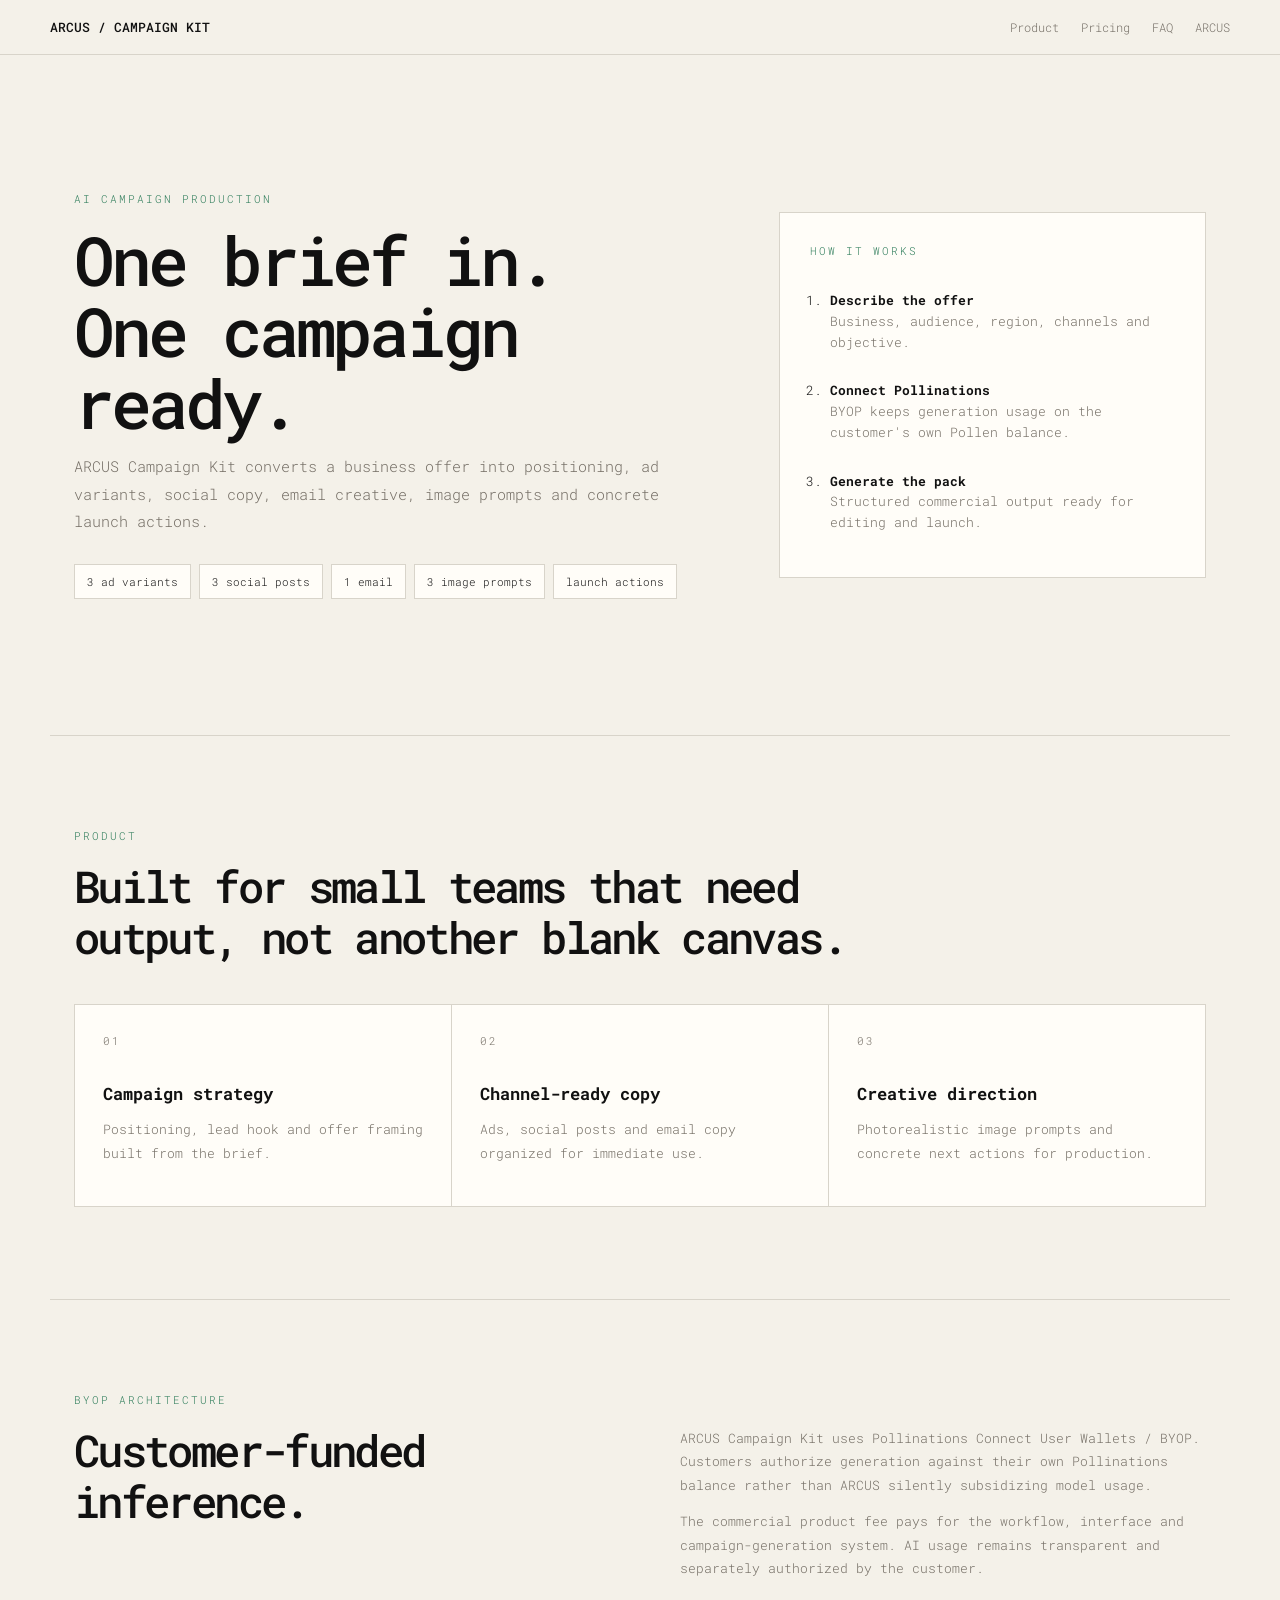
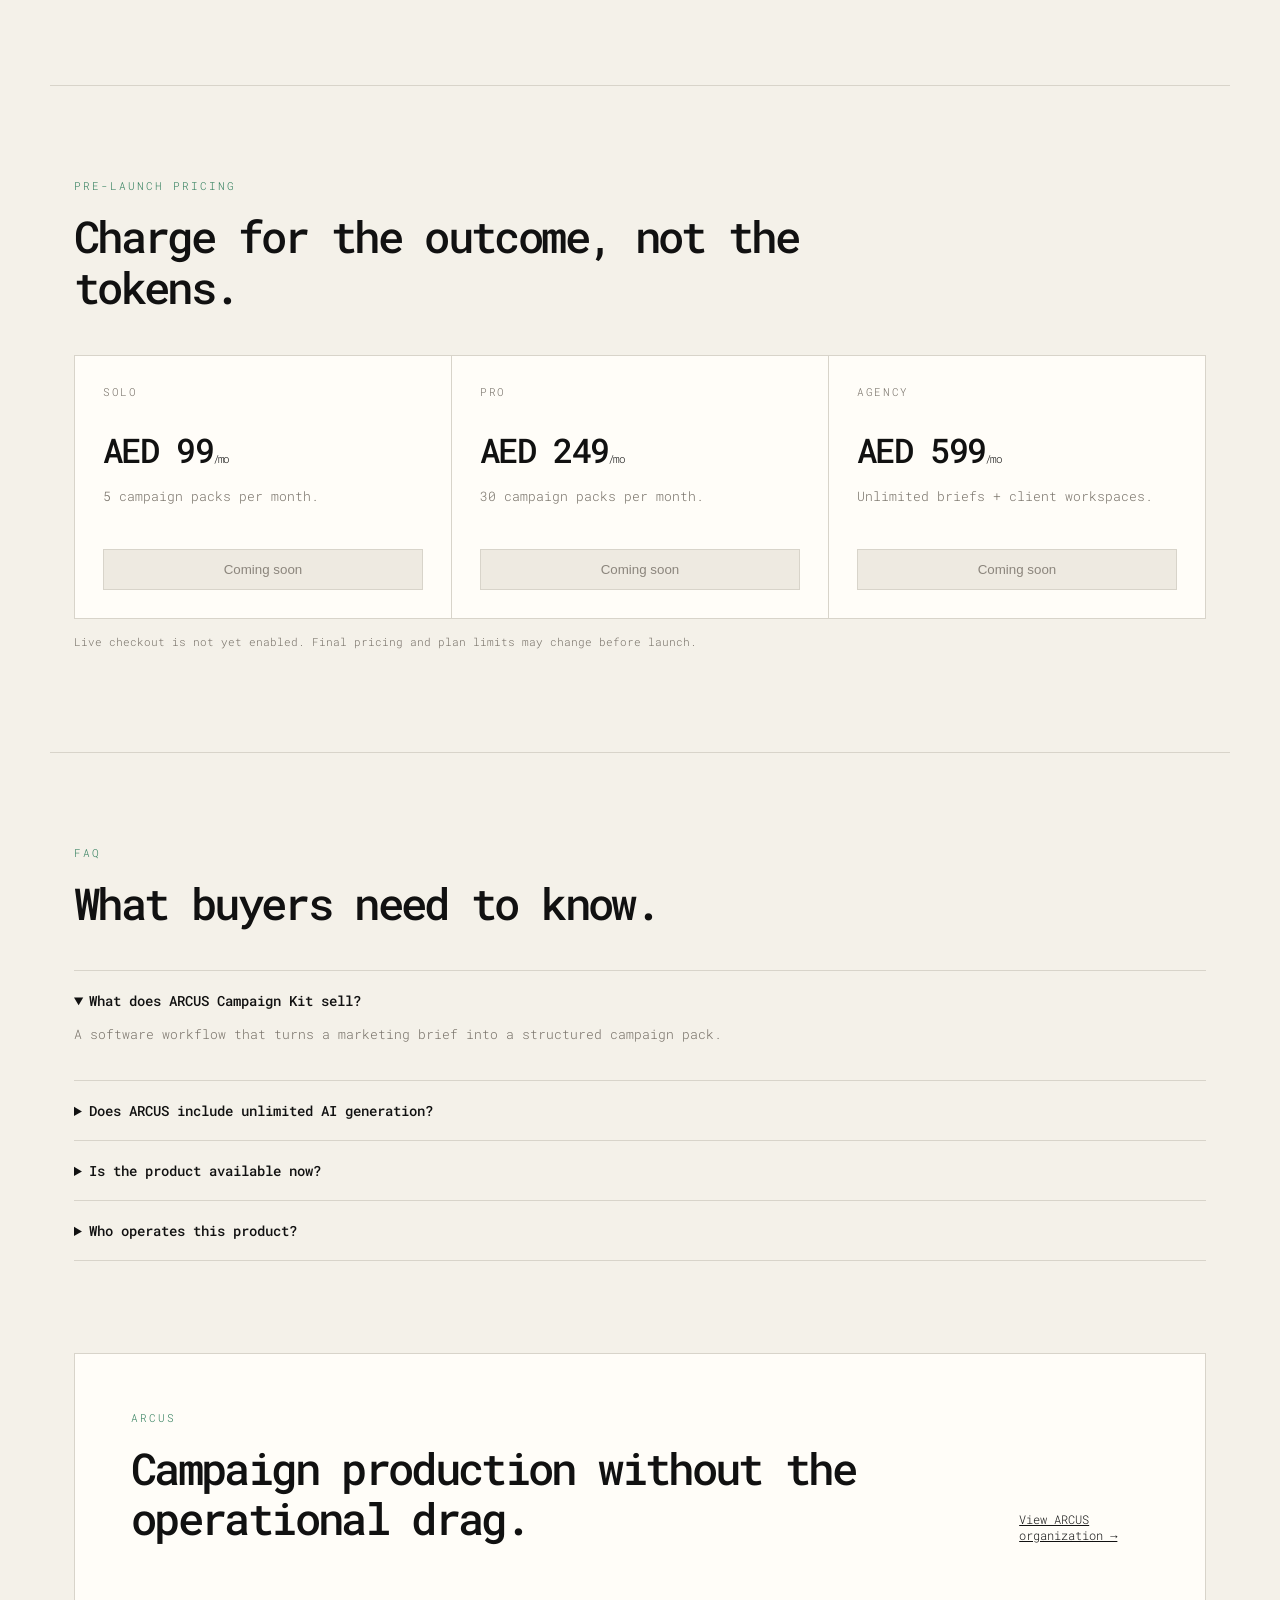
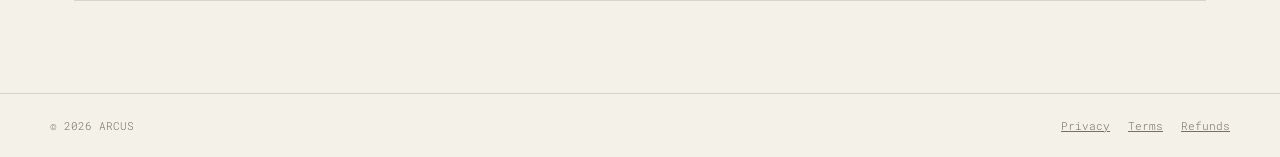
<file: index.html>
<!doctype html>
<html lang="en">
<head>
  <meta charset="utf-8" />
  <meta name="viewport" content="width=device-width,initial-scale=1" />
  <title>ARCUS Campaign Kit</title>
  <meta name="description" content="Turn one business brief into a launch-ready campaign pack with ARCUS Campaign Kit." />
  <link rel="preconnect" href="https://fonts.googleapis.com">
  <link rel="preconnect" href="https://fonts.gstatic.com" crossorigin>
  <link href="https://fonts.googleapis.com/css2?family=Roboto+Mono:wght@300;400;500;600&display=swap" rel="stylesheet">
  <link rel="stylesheet" href="styles.css" />
</head>
<body>
  <header class="topbar">
    <a class="brand" href="./">ARCUS / CAMPAIGN KIT</a>
    <nav>
      <a href="#product">Product</a>
      <a href="#pricing">Pricing</a>
      <a href="#faq">FAQ</a>
      <a href="https://github.com/muhamedsohaib-org" target="_blank" rel="noreferrer">ARCUS</a>
    </nav>
  </header>

  <main>
    <section class="hero">
      <div>
        <div class="eyebrow">AI CAMPAIGN PRODUCTION</div>
        <h1>One brief in.<br>One campaign ready.</h1>
        <p class="lead">ARCUS Campaign Kit converts a business offer into positioning, ad variants, social copy, email creative, image prompts and concrete launch actions.</p>
        <div class="chips">
          <span>3 ad variants</span><span>3 social posts</span><span>1 email</span><span>3 image prompts</span><span>launch actions</span>
        </div>
      </div>
      <aside class="card">
        <div class="eyebrow">HOW IT WORKS</div>
        <ol>
          <li><strong>Describe the offer</strong><br><span>Business, audience, region, channels and objective.</span></li>
          <li><strong>Connect Pollinations</strong><br><span>BYOP keeps generation usage on the customer's own Pollen balance.</span></li>
          <li><strong>Generate the pack</strong><br><span>Structured commercial output ready for editing and launch.</span></li>
        </ol>
      </aside>
    </section>

    <section id="product" class="section">
      <div class="section-head">
        <div class="eyebrow">PRODUCT</div>
        <h2>Built for small teams that need output, not another blank canvas.</h2>
      </div>
      <div class="grid3">
        <article><div class="num">01</div><h3>Campaign strategy</h3><p>Positioning, lead hook and offer framing built from the brief.</p></article>
        <article><div class="num">02</div><h3>Channel-ready copy</h3><p>Ads, social posts and email copy organized for immediate use.</p></article>
        <article><div class="num">03</div><h3>Creative direction</h3><p>Photorealistic image prompts and concrete next actions for production.</p></article>
      </div>
    </section>

    <section class="section split">
      <div>
        <div class="eyebrow">BYOP ARCHITECTURE</div>
        <h2>Customer-funded inference.</h2>
      </div>
      <div class="body-copy">
        <p>ARCUS Campaign Kit uses Pollinations Connect User Wallets / BYOP. Customers authorize generation against their own Pollinations balance rather than ARCUS silently subsidizing model usage.</p>
        <p>The commercial product fee pays for the workflow, interface and campaign-generation system. AI usage remains transparent and separately authorized by the customer.</p>
      </div>
    </section>

    <section id="pricing" class="section">
      <div class="section-head">
        <div class="eyebrow">PRE-LAUNCH PRICING</div>
        <h2>Charge for the outcome, not the tokens.</h2>
      </div>
      <div class="pricing">
        <article><div class="plan">SOLO</div><div class="price">AED 99<span>/mo</span></div><p>5 campaign packs per month.</p><button disabled>Coming soon</button></article>
        <article><div class="plan">PRO</div><div class="price">AED 249<span>/mo</span></div><p>30 campaign packs per month.</p><button disabled>Coming soon</button></article>
        <article><div class="plan">AGENCY</div><div class="price">AED 599<span>/mo</span></div><p>Unlimited briefs + client workspaces.</p><button disabled>Coming soon</button></article>
      </div>
      <p class="fine">Live checkout is not yet enabled. Final pricing and plan limits may change before launch.</p>
    </section>

    <section id="faq" class="section faq">
      <div class="section-head">
        <div class="eyebrow">FAQ</div>
        <h2>What buyers need to know.</h2>
      </div>
      <details open><summary>What does ARCUS Campaign Kit sell?</summary><p>A software workflow that turns a marketing brief into a structured campaign pack.</p></details>
      <details><summary>Does ARCUS include unlimited AI generation?</summary><p>No. Pollinations usage is authorized separately through BYOP and remains tied to the customer's Pollinations balance.</p></details>
      <details><summary>Is the product available now?</summary><p>The product is currently in pre-launch testing. Public paid checkout will only be enabled after payment onboarding and production QA are complete.</p></details>
      <details><summary>Who operates this product?</summary><p>ARCUS is the product organization responsible for Campaign Kit. Source and infrastructure are maintained under the ARCUS GitHub organization.</p></details>
    </section>

    <section class="cta">
      <div>
        <div class="eyebrow">ARCUS</div>
        <h2>Campaign production without the operational drag.</h2>
      </div>
      <a href="https://github.com/muhamedsohaib-org" target="_blank" rel="noreferrer">View ARCUS organization →</a>
    </section>
  </main>

  <footer>
    <span>© 2026 ARCUS</span>
    <div><a href="privacy.html">Privacy</a><a href="terms.html">Terms</a><a href="refunds.html">Refunds</a></div>
  </footer>
</body>
</html>
</file>
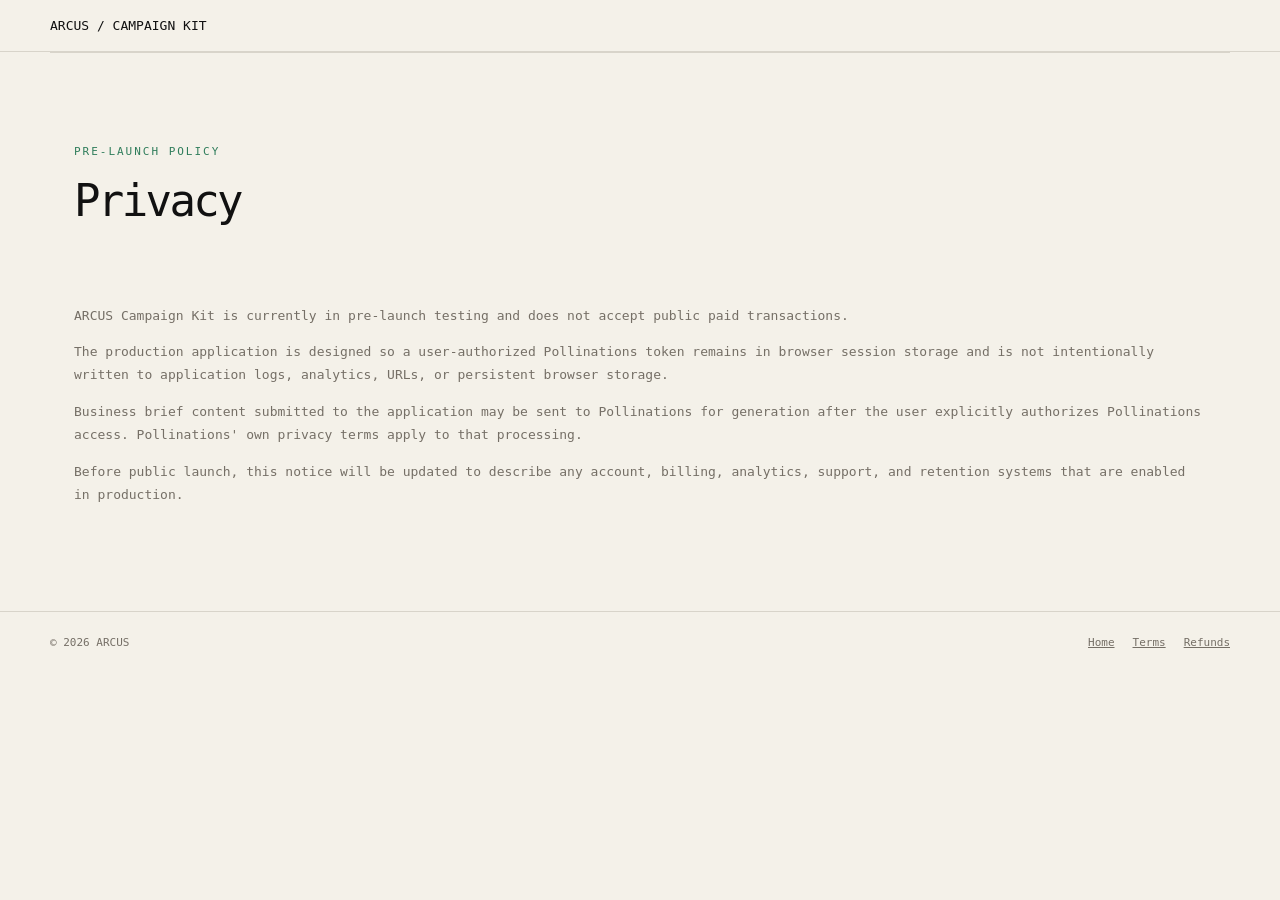
<file: privacy.html>
<!doctype html><html lang="en"><head><meta charset="utf-8"><meta name="viewport" content="width=device-width,initial-scale=1"><title>Privacy · ARCUS Campaign Kit</title><link rel="stylesheet" href="styles.css" /></head><body><header class="topbar"><a class="brand" href="./">ARCUS / CAMPAIGN KIT</a></header><main><section class="section"><div class="section-head"><div class="eyebrow">PRE-LAUNCH POLICY</div><h2>Privacy</h2></div><div class="body-copy"><p>ARCUS Campaign Kit is currently in pre-launch testing and does not accept public paid transactions.</p><p>The production application is designed so a user-authorized Pollinations token remains in browser session storage and is not intentionally written to application logs, analytics, URLs, or persistent browser storage.</p><p>Business brief content submitted to the application may be sent to Pollinations for generation after the user explicitly authorizes Pollinations access. Pollinations' own privacy terms apply to that processing.</p><p>Before public launch, this notice will be updated to describe any account, billing, analytics, support, and retention systems that are enabled in production.</p></div></section></main><footer><span>© 2026 ARCUS</span><div><a href="./">Home</a><a href="terms.html">Terms</a><a href="refunds.html">Refunds</a></div></footer></body></html>
</file>
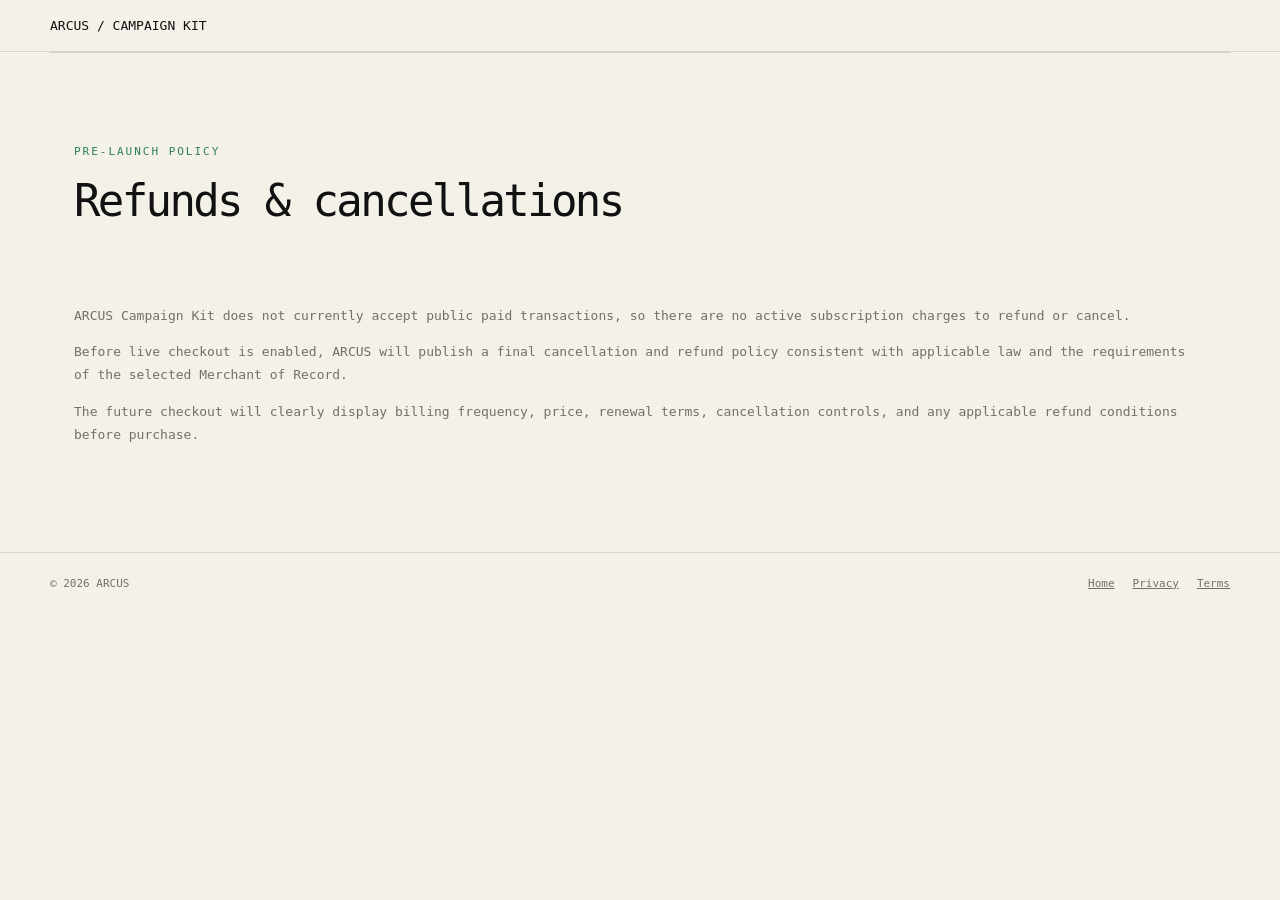
<file: refunds.html>
<!doctype html><html lang="en"><head><meta charset="utf-8"><meta name="viewport" content="width=device-width,initial-scale=1"><title>Refunds · ARCUS Campaign Kit</title><link rel="stylesheet" href="styles.css" /></head><body><header class="topbar"><a class="brand" href="./">ARCUS / CAMPAIGN KIT</a></header><main><section class="section"><div class="section-head"><div class="eyebrow">PRE-LAUNCH POLICY</div><h2>Refunds & cancellations</h2></div><div class="body-copy"><p>ARCUS Campaign Kit does not currently accept public paid transactions, so there are no active subscription charges to refund or cancel.</p><p>Before live checkout is enabled, ARCUS will publish a final cancellation and refund policy consistent with applicable law and the requirements of the selected Merchant of Record.</p><p>The future checkout will clearly display billing frequency, price, renewal terms, cancellation controls, and any applicable refund conditions before purchase.</p></div></section></main><footer><span>© 2026 ARCUS</span><div><a href="./">Home</a><a href="privacy.html">Privacy</a><a href="terms.html">Terms</a></div></footer></body></html>
</file>
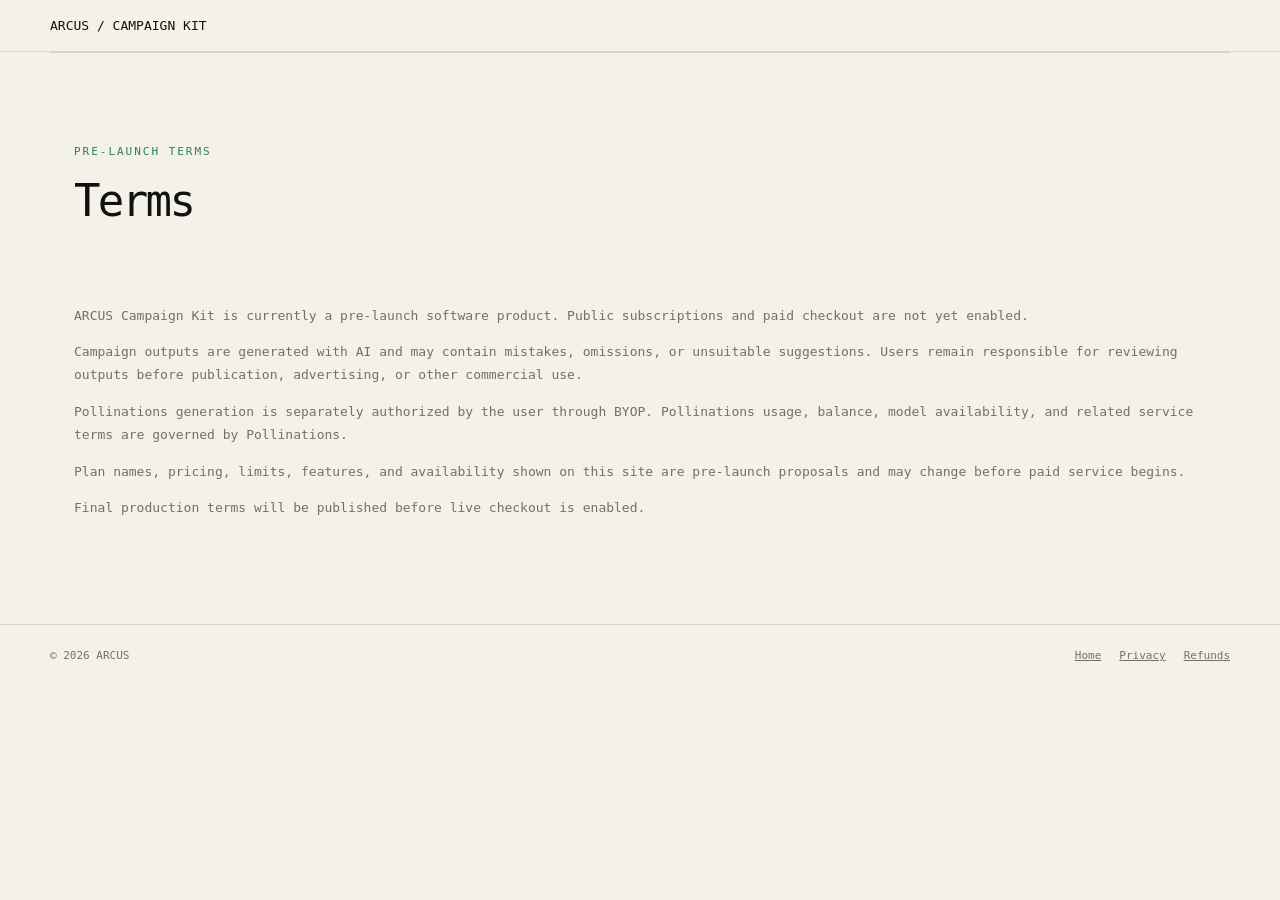
<file: terms.html>
<!doctype html><html lang="en"><head><meta charset="utf-8"><meta name="viewport" content="width=device-width,initial-scale=1"><title>Terms · ARCUS Campaign Kit</title><link rel="stylesheet" href="styles.css" /></head><body><header class="topbar"><a class="brand" href="./">ARCUS / CAMPAIGN KIT</a></header><main><section class="section"><div class="section-head"><div class="eyebrow">PRE-LAUNCH TERMS</div><h2>Terms</h2></div><div class="body-copy"><p>ARCUS Campaign Kit is currently a pre-launch software product. Public subscriptions and paid checkout are not yet enabled.</p><p>Campaign outputs are generated with AI and may contain mistakes, omissions, or unsuitable suggestions. Users remain responsible for reviewing outputs before publication, advertising, or other commercial use.</p><p>Pollinations generation is separately authorized by the user through BYOP. Pollinations usage, balance, model availability, and related service terms are governed by Pollinations.</p><p>Plan names, pricing, limits, features, and availability shown on this site are pre-launch proposals and may change before paid service begins.</p><p>Final production terms will be published before live checkout is enabled.</p></div></section></main><footer><span>© 2026 ARCUS</span><div><a href="./">Home</a><a href="privacy.html">Privacy</a><a href="refunds.html">Refunds</a></div></footer></body></html>
</file>
<file: styles.css>
:root{--paper:#f4f1e9;--panel:#fffdf8;--ink:#111;--muted:#756f66;--line:#d8d4ca;--accent:#2f7d5b}*{box-sizing:border-box}html{scroll-behavior:smooth}body{margin:0;background:var(--paper);color:var(--ink);font-family:"Roboto Mono",monospace;font-weight:300}a{color:inherit}.topbar{position:sticky;top:0;z-index:10;display:flex;justify-content:space-between;align-items:center;padding:18px max(24px,calc((100vw - 1180px)/2));border-bottom:1px solid var(--line);background:rgba(244,241,233,.94);backdrop-filter:blur(10px)}.brand{text-decoration:none;font-weight:500;font-size:13px}.topbar nav{display:flex;gap:22px;font-size:12px}.topbar nav a{text-decoration:none;color:var(--muted)}main{max-width:1180px;margin:auto}.hero{min-height:680px;display:grid;grid-template-columns:1.2fr .8fr;gap:64px;align-items:center;padding:76px 24px}.eyebrow{font-size:11px;letter-spacing:.18em;color:var(--accent);margin-bottom:18px}.hero h1,.section h2,.cta h2{letter-spacing:-.06em;font-weight:500}.hero h1{font-size:68px;line-height:1.05;margin:0}.lead{max-width:720px;color:var(--muted);line-height:1.85;font-size:15px}.chips{display:flex;flex-wrap:wrap;gap:8px;margin-top:28px}.chips span{border:1px solid var(--line);background:var(--panel);padding:9px 12px;font-size:11px}.card{border:1px solid var(--line);background:var(--panel);padding:30px}.card ol{padding-left:20px;margin:0}.card li{padding:14px 0;line-height:1.6;font-size:13px}.card span{color:var(--muted)}.section{padding:92px 24px;border-top:1px solid var(--line)}.section-head{max-width:780px;margin-bottom:42px}.section h2,.cta h2{font-size:44px;line-height:1.15;margin:0}.grid3,.pricing{display:grid;grid-template-columns:repeat(3,1fr);border-left:1px solid var(--line);border-top:1px solid var(--line)}.grid3 article,.pricing article{padding:28px;border-right:1px solid var(--line);border-bottom:1px solid var(--line);background:var(--panel)}.num,.plan{font-size:11px;color:var(--muted);letter-spacing:.15em}.grid3 h3{font-size:17px;margin:34px 0 10px}.grid3 p,.pricing p,.body-copy p,.faq p{font-size:13px;line-height:1.8;color:var(--muted)}.split{display:grid;grid-template-columns:1fr 1fr;gap:80px}.body-copy{padding-top:22px}.price{font-size:34px;font-weight:500;letter-spacing:-.05em;margin-top:28px}.price span{font-size:11px;font-weight:300}.pricing button{width:100%;margin-top:28px;padding:12px;border:1px solid var(--line);background:#eeeae1;color:#8b857c}.fine{font-size:11px;color:var(--muted);margin-top:15px}.faq details{border-top:1px solid var(--line);padding:20px 0}.faq details:last-child{border-bottom:1px solid var(--line)}summary{cursor:pointer;font-size:14px;font-weight:500}.cta{margin:0 24px 92px;padding:56px;border:1px solid var(--line);background:var(--panel);display:flex;align-items:end;justify-content:space-between;gap:40px}.cta a{font-size:12px}footer{border-top:1px solid var(--line);padding:24px max(24px,calc((100vw - 1180px)/2));display:flex;justify-content:space-between;font-size:11px;color:var(--muted)}footer div{display:flex;gap:18px}@media(max-width:800px){.topbar nav{display:none}.hero{grid-template-columns:1fr;min-height:0;padding-top:58px}.hero h1{font-size:46px}.grid3,.pricing,.split{grid-template-columns:1fr}.section h2,.cta h2{font-size:34px}.cta{align-items:start;flex-direction:column;padding:32px}.section{padding:68px 24px}}
</file>
